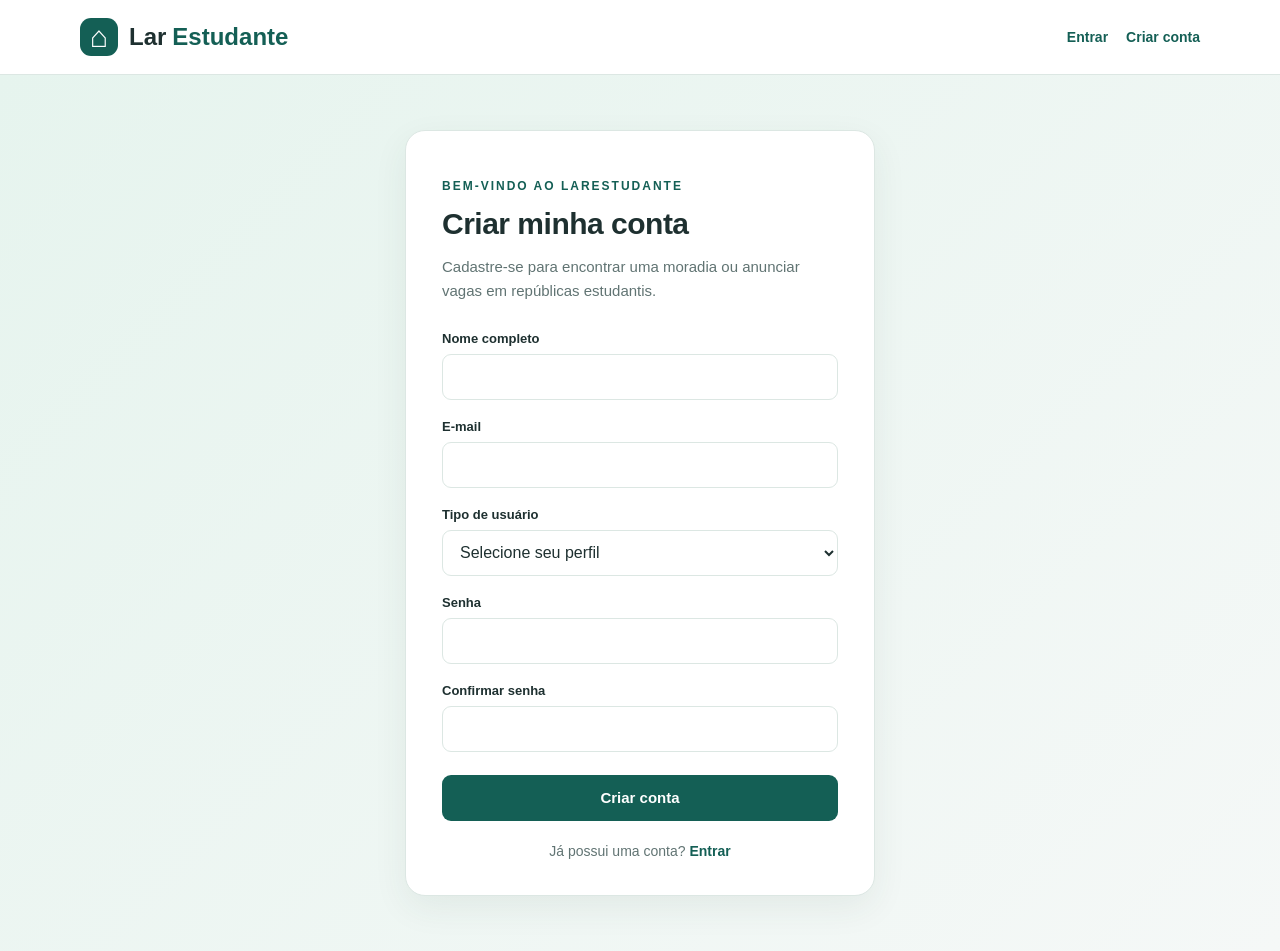
<file: frontend/cadastro.html>
<!DOCTYPE html>
<html lang="pt-BR">
<head>
    <meta charset="UTF-8">
    <meta name="viewport" content="width=device-width, initial-scale=1.0">

    <title>Criar Conta — LarEstudante</title>

    <link rel="stylesheet" href="./css/style.css?v=2">

    <script type="module" src="./js/cadastro.js"></script>
    <script type="module" src="./js/navegacao.js"></script>
</head>
<body>
    <header class="cabecalho">
        <div class="container barra-superior">
            <a class="marca" href="./">
                <span class="marca-icone">⌂</span>
                Lar<span>Estudante</span>
            </a>

            <nav id="menu-usuario" class="menu-usuario"
                 aria-label="Navegação principal">
            </nav>
        </div>
    </header>

    <main class="area-autenticacao">
        <section class="painel-autenticacao">
            <p class="etiqueta">BEM-VINDO AO LARESTUDANTE</p>

            <h1>Criar minha conta</h1>

            <p class="texto-apoio">
                Cadastre-se para encontrar uma moradia ou
                anunciar vagas em repúblicas estudantis.
            </p>

            <form id="form-cadastro" class="form-autenticacao">
                <div class="campo">
                    <label for="nome">Nome completo</label>
                    <input
                        type="text"
                        id="nome"
                        name="nome"
                        maxlength="120"
                        autocomplete="name"
                        required
                    >
                </div>

                <div class="campo">
                    <label for="email">E-mail</label>
                    <input
                        type="email"
                        id="email"
                        name="email"
                        maxlength="255"
                        autocomplete="email"
                        required
                    >
                </div>

                <div class="campo">
                    <label for="tipo">Tipo de usuário</label>
                    <select id="tipo" name="tipo" required>
                        <option value="">Selecione seu perfil</option>
                        <option value="estudante">Estudante</option>
                        <option value="locador">Locador</option>
                    </select>
                </div>

                <div class="campo">
                    <label for="senha">Senha</label>
                    <input
                        type="password"
                        id="senha"
                        name="senha"
                        minlength="8"
                        autocomplete="new-password"
                        required
                    >
                </div>

                <div class="campo">
                    <label for="confirmar-senha">Confirmar senha</label>
                    <input
                        type="password"
                        id="confirmar-senha"
                        name="confirmar_senha"
                        minlength="8"
                        autocomplete="new-password"
                        required
                    >
                </div>

                <button type="submit" class="botao-primario">
                    Criar conta
                </button>
            </form>

            <p id="mensagem-cadastro"
               class="mensagem-form"
               role="status"
               aria-live="polite"></p>

            <p class="texto-rodape-form">
                Já possui uma conta?
                <a href="./login.html">Entrar</a>
            </p>
        </section>
    </main>
</body>
</html>
</file>
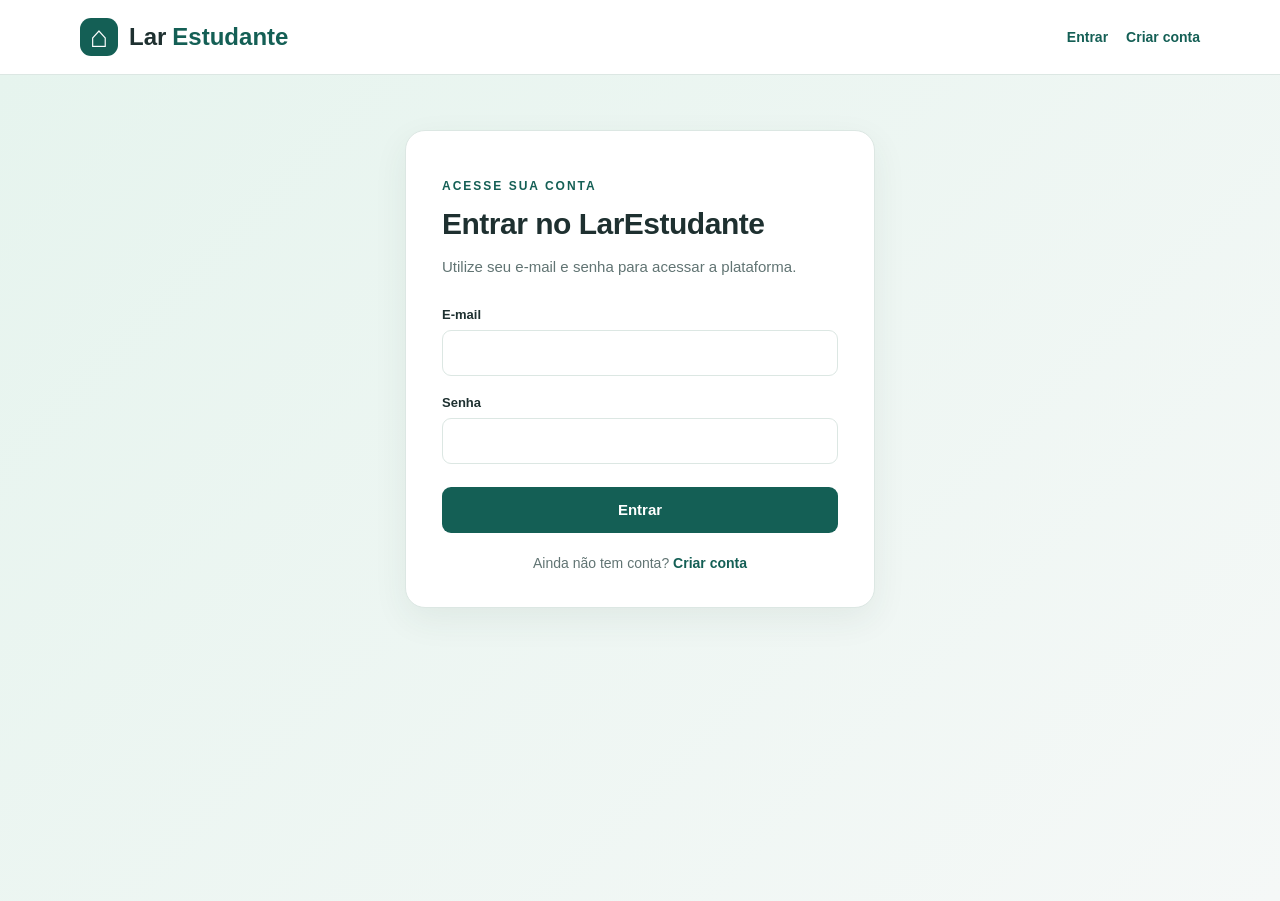
<file: frontend/login.html>
<!DOCTYPE html>
<html lang="pt-BR">
<head>
    <meta charset="UTF-8">
    <meta name="viewport" content="width=device-width, initial-scale=1.0">

    <title>Entrar — LarEstudante</title>

    <link rel="stylesheet" href="./css/style.css?v=2">

    <script type="module" src="./js/login.js"></script>
    <script type="module" src="./js/navegacao.js"></script>
</head>
<body>
    <header class="cabecalho">
        <div class="container barra-superior">
            <a class="marca" href="./">
                <span class="marca-icone">⌂</span>
                Lar<span>Estudante</span>
            </a>

            <nav id="menu-usuario" class="menu-usuario"
                 aria-label="Navegação principal">
            </nav>
        </div>
    </header>

    <main class="area-autenticacao">
        <section class="painel-autenticacao">
            <p class="etiqueta">ACESSE SUA CONTA</p>

            <h1>Entrar no LarEstudante</h1>

            <p class="texto-apoio">
                Utilize seu e-mail e senha para acessar
                a plataforma.
            </p>

            <form id="form-login" class="form-autenticacao">
                <div class="campo">
                    <label for="email">E-mail</label>
                    <input
                        type="email"
                        id="email"
                        name="email"
                        autocomplete="username"
                        required
                    >
                </div>

                <div class="campo">
                    <label for="senha">Senha</label>
                    <input
                        type="password"
                        id="senha"
                        name="senha"
                        autocomplete="current-password"
                        required
                    >
                </div>

                <button type="submit" class="botao-primario">
                    Entrar
                </button>
            </form>

            <p id="mensagem-login"
               class="mensagem-form"
               role="status"
               aria-live="polite"></p>

            <p id="link-sucesso-login"
               class="texto-rodape-form"
               hidden>
                <a href="./">Ir para a página inicial</a>
            </p>

            <p class="texto-rodape-form">
                Ainda não tem conta?
                <a href="./cadastro.html">Criar conta</a>
            </p>
        </section>
    </main>
</body>
</html>
</file>
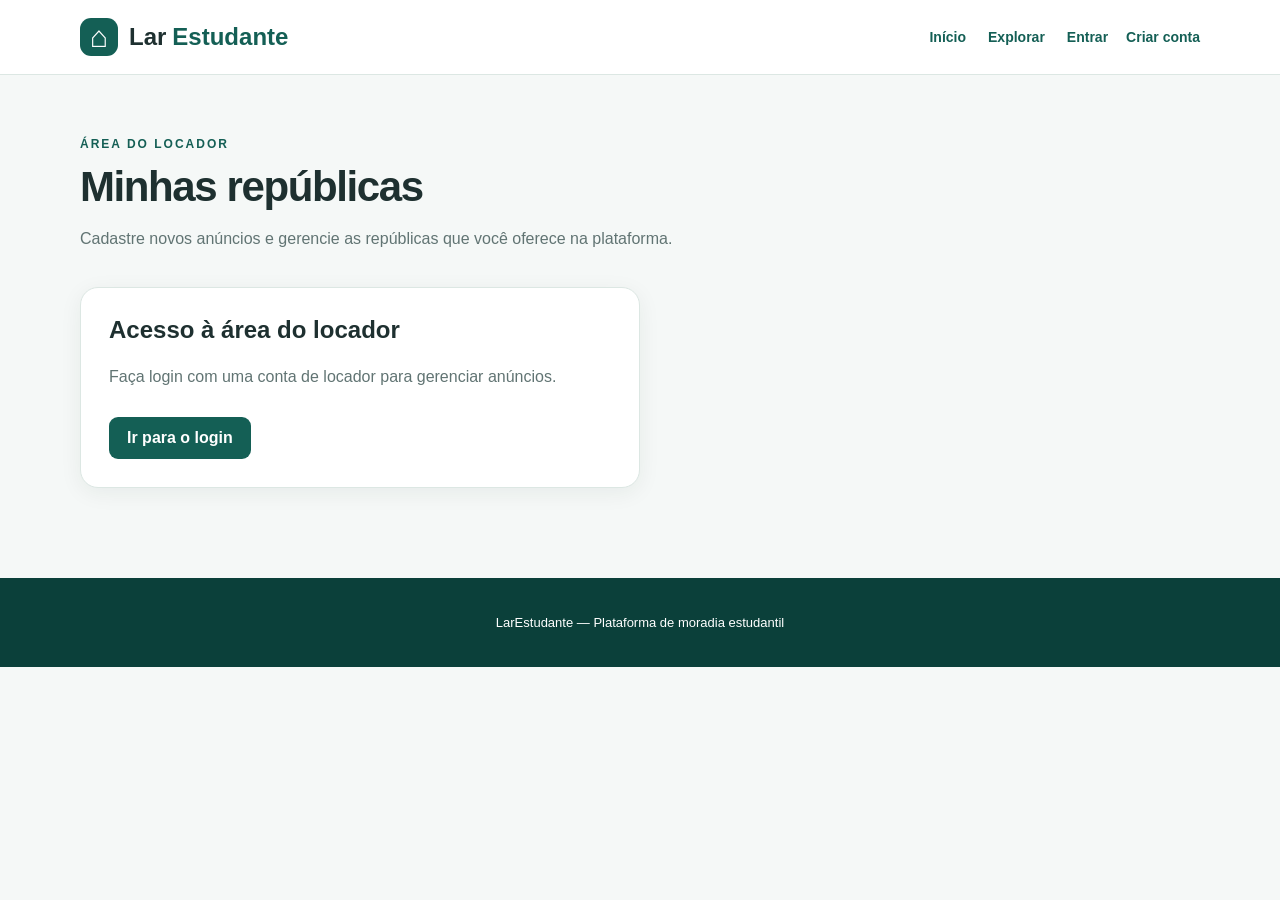
<file: frontend/minhas-republicas.html>
<!DOCTYPE html>
<html lang="pt-BR">
<head>
    <meta charset="UTF-8">
    <meta name="viewport" content="width=device-width, initial-scale=1.0">

    <title>Minhas Repúblicas — LarEstudante</title>

    <link rel="stylesheet" href="./css/style.css?v=4">

    <script type="module" src="./js/minhas-republicas.js"></script>
    <script type="module" src="./js/navegacao.js"></script>
</head>
<body>
    <header class="cabecalho">
        <div class="container barra-superior">
            <a class="marca" href="./">
                <span class="marca-icone">⌂</span>
                Lar<span>Estudante</span>
            </a>

            <div class="acoes-topo">
                <a class="link-inicio" href="./">Início</a>

                <a class="link-inicio" href="./explorar.html">
                    Explorar
                </a>

                <nav
                    id="menu-usuario"
                    class="menu-usuario"
                    aria-label="Navegação principal">
                </nav>
            </div>
        </div>
    </header>

    <main class="container gestao-pagina">
        <section class="gestao-apresentacao">
            <p class="etiqueta">ÁREA DO LOCADOR</p>

            <h1>Minhas repúblicas</h1>

            <p>
                Cadastre novos anúncios e gerencie as
                repúblicas que você oferece na plataforma.
            </p>
        </section>

        <section id="aviso-acesso" class="gestao-aviso" hidden>
            <h2>Acesso à área do locador</h2>

            <p id="texto-acesso" role="status"></p>

            <a class="gestao-link-login" href="./login.html">
                Ir para o login
            </a>
        </section>

        <div id="conteudo-gestao" class="gestao-layout" hidden>
            <section class="gestao-painel">
                <div class="gestao-cabecalho-form">
                    <p class="etiqueta">GERENCIAMENTO</p>

                    <h2 id="titulo-formulario">
                        Cadastrar república
                    </h2>

                    <p>
                        Preencha as informações do anúncio.
                    </p>
                </div>

                <form id="form-republica" class="form-gestao">
                    <div class="campo">
                        <label for="titulo">Título</label>

                        <input
                            type="text"
                            id="titulo"
                            name="titulo"
                            placeholder="Ex.: República Universitária Picos"
                            required>
                    </div>

                    <div class="campo">
                        <label for="descricao">Descrição</label>

                        <textarea
                            id="descricao"
                            name="descricao"
                            rows="4"
                            placeholder="Descreva a moradia e suas características"
                            required></textarea>
                    </div>

                    <div class="campo">
                        <label for="preco">Preço (R$)</label>

                        <input
                            type="number"
                            id="preco"
                            name="preco"
                            min="0.01"
                            step="0.01"
                            placeholder="Ex.: 650.00"
                            required>
                    </div>

                    <div class="campo">
                        <label for="localizacao">Localização</label>

                        <input
                            type="text"
                            id="localizacao"
                            name="localizacao"
                            placeholder="Ex.: Picos - PI"
                            required>
                    </div>

                    <div class="campo">
                        <label for="genero_republica">
                            Gênero da república
                        </label>

                        <input
                            type="text"
                            id="genero_republica"
                            name="genero_republica"
                            placeholder="Ex.: mista"
                            required>
                    </div>

                    <div class="campo">
                        <label for="numero_moradores">
                            Número de moradores
                        </label>

                        <input
                            type="number"
                            id="numero_moradores"
                            name="numero_moradores"
                            min="0"
                            step="1"
                            placeholder="Ex.: 3"
                            required>
                    </div>

                    <div class="campo">
                        <label for="vagas_disponiveis">
                            Vagas disponíveis
                        </label>

                        <input
                            type="number"
                            id="vagas_disponiveis"
                            name="vagas_disponiveis"
                            min="0"
                            step="1"
                            placeholder="Ex.: 2"
                            required>
                    </div>

                    <div class="campo">
                        <label for="comodidades">
                            Comodidades
                        </label>

                        <input
                            type="text"
                            id="comodidades"
                            name="comodidades"
                            placeholder="Ex.: wi-fi, lavanderia, garagem">

                        <small class="ajuda-campo">
                            Separe as comodidades por vírgulas.
                        </small>
                    </div>

                    <button
                        type="submit"
                        id="botao-salvar"
                        class="botao-primario">
                        Cadastrar república
                    </button>

                    <button
                        type="button"
                        id="botao-cancelar"
                        class="botao-secundario"
                        hidden>
                        Cancelar edição
                    </button>
                </form>

                <p
                    id="mensagem-formulario"
                    class="gestao-mensagem"
                    role="status"
                    aria-live="polite">
                </p>
            </section>

            <section class="gestao-resultados">
                <div class="gestao-cabecalho-lista">
                    <div>
                        <p class="etiqueta">MEUS ANÚNCIOS</p>
                        <h2>Repúblicas cadastradas</h2>
                    </div>

                    <button
                        type="button"
                        id="botao-atualizar"
                        class="botao-secundario">
                        Atualizar lista
                    </button>
                </div>

                <p
                    id="estado-lista"
                    class="gestao-mensagem"
                    role="status"
                    aria-live="polite">
                    Carregando seus anúncios...
                </p>

                <div
                    id="lista-minhas-republicas"
                    class="gestao-lista">
                </div>
            </section>
        </div>
    </main>

    <footer class="rodape">
        <div class="container">
            <p>
                LarEstudante — Plataforma de moradia estudantil
            </p>
        </div>
    </footer>
</body>
</html>
</file>
<file: frontend/css/style.css>
:root {
    --primaria: #145f55;
    --primaria-escura: #0b403a;
    --fundo: #f5f8f7;
    --texto: #1e3030;
    --secundario: #617473;
    --borda: #dce7e3;
    --branco: #ffffff;
}

* {
    box-sizing: border-box;
}

body {
    margin: 0;
    font-family: Arial, Helvetica, sans-serif;
    color: var(--texto);
    background: var(--fundo);
}

.container {
    width: min(1120px, 92%);
    margin: 0 auto;
}

.cabecalho {
    background: var(--branco);
    border-bottom: 1px solid var(--borda);
}

.barra-superior {
    min-height: 74px;
    display: flex;
    align-items: center;
    justify-content: space-between;
    gap: 16px;
}

.marca {
    display: flex;
    align-items: center;
    gap: 6px;
    color: var(--texto);
    text-decoration: none;
    font-size: 24px;
    font-weight: 800;
}

.marca span:last-child {
    color: var(--primaria);
}

.marca-icone {
    display: inline-grid;
    place-items: center;
    width: 38px;
    height: 38px;
    margin-right: 5px;
    border-radius: 11px;
    background: var(--primaria);
    color: white;
    font-size: 30px;
}

.descricao-topo {
    color: var(--secundario);
    font-size: 14px;
}

.destaque {
    padding: 74px 0 82px;
    background: linear-gradient(
        130deg,
        #e6f4ee 0%,
        #eef8f5 55%,
        #f5f8f7 100%
    );
}

.destaque-conteudo {
    max-width: 860px;
}

.etiqueta {
    font-size: 12px;
    font-weight: 800;
    letter-spacing: 2px;
    color: var(--primaria);
}

h1 {
    max-width: 740px;
    margin: 14px 0 20px;
    font-size: clamp(32px, 5vw, 54px);
    line-height: 1.12;
    letter-spacing: -1.4px;
}

.subtitulo {
    max-width: 620px;
    color: var(--secundario);
    font-size: 18px;
    line-height: 1.7;
}

.form-busca {
    display: flex;
    align-items: end;
    gap: 14px;
    padding: 18px;
    margin-top: 32px;
    background: var(--branco);
    border: 1px solid var(--borda);
    border-radius: 18px;
    box-shadow: 0 10px 35px #244d3c10;
}

.campo {
    flex: 1;
    min-width: 0;
}

.campo label {
    display: block;
    margin-bottom: 8px;
    font-size: 13px;
    font-weight: 700;
}

.campo input {
    width: 100%;
    height: 46px;
    padding: 0 13px;
    border: 1px solid var(--borda);
    border-radius: 9px;
    background: white;
    color: var(--texto);
    font: inherit;
}

.campo input:focus {
    outline: 2px solid var(--primaria);
    outline-offset: 1px;
}

.botao-primario {
    height: 46px;
    padding: 0 22px;
    border: 0;
    border-radius: 9px;
    background: var(--primaria);
    color: white;
    font-weight: 700;
    cursor: pointer;
}

.botao-primario:hover {
    background: var(--primaria-escura);
}

.secao-resultados {
    padding-top: 60px;
    padding-bottom: 90px;
    min-height: 360px;
}

.titulo-secao h2 {
    margin: 10px 0;
    font-size: 30px;
}

.titulo-secao p:last-child {
    color: var(--secundario);
}

.mensagem {
    color: var(--secundario);
    margin: 25px 0;
}

.grade-republicas {
    display: grid;
    grid-template-columns: repeat(3, minmax(0, 1fr));
    gap: 22px;
}

.cartao {
    min-width: 0;
    background: var(--branco);
    border: 1px solid var(--borda);
    border-radius: 15px;
    padding: 23px;
    box-shadow: 0 4px 18px #122d2410;
}

.cartao h3 {
    margin: 12px 0;
    font-size: 20px;
    overflow-wrap: anywhere;
}

.cartao p {
    color: var(--secundario);
    line-height: 1.5;
}

.cartao .preco {
    font-size: 22px;
    font-weight: 800;
    color: var(--primaria);
}

.cartao .indicador {
    font-size: 12px;
    font-weight: 700;
    color: var(--primaria);
}

.cartao .comodidades {
    padding-top: 12px;
    border-top: 1px solid var(--borda);
    font-size: 13px;
    overflow-wrap: anywhere;
}

.rodape {
    padding: 24px 0;
    background: var(--primaria-escura);
    color: white;
    text-align: center;
    font-size: 13px;
}

@media (max-width: 850px) {
    .grade-republicas {
        grid-template-columns: repeat(2, minmax(0, 1fr));
    }

    .form-busca {
        flex-wrap: wrap;
    }
}

@media (max-width: 580px) {
    .descricao-topo {
        display: none;
    }

    .destaque {
        padding: 50px 0;
    }

    .form-busca {
        flex-direction: column;
        align-items: stretch;
    }

    .campo {
        width: 100%;
    }

    .grade-republicas {
        grid-template-columns: 1fr;
    }

    .secao-resultados {
        padding: 42px 0;
    }
}

/* Navegação */

.menu-usuario {
    display: flex;
    align-items: center;
    gap: 18px;
}

.menu-usuario a {
    color: var(--primaria);
    font-size: 14px;
    font-weight: 700;
    text-decoration: none;
}

.menu-usuario a:hover {
    text-decoration: underline;
}

.menu-usuario button {
    padding: 9px 15px;
    border: 1px solid var(--borda);
    border-radius: 9px;
    background: white;
    color: var(--primaria);
    font-weight: 700;
    cursor: pointer;
}

.estado-sessao {
    color: var(--secundario);
    font-size: 13px;
}

/* Páginas de autenticação */

.area-autenticacao {
    display: flex;
    justify-content: center;
    align-items: flex-start;
    min-height: calc(100vh - 74px);
    padding: 55px 20px;
    background: linear-gradient(
        135deg,
        #e6f4ee,
        #f5f8f7
    );
}

.painel-autenticacao {
    width: 100%;
    max-width: 470px;
    padding: 36px;
    background: white;
    border: 1px solid var(--borda);
    border-radius: 20px;
    box-shadow: 0 12px 35px #244d3c12;
}

.painel-autenticacao h1 {
    margin: 12px 0;
    font-size: 30px;
    line-height: 1.25;
    letter-spacing: -0.5px;
}

.texto-apoio {
    margin: 0 0 28px;
    color: var(--secundario);
    font-size: 15px;
    line-height: 1.6;
}

/* Formulários */

.form-autenticacao {
    display: flex;
    flex-direction: column;
    gap: 19px;
}

.form-autenticacao .campo {
    width: 100%;
}

.form-autenticacao input,
.form-autenticacao select {
    width: 100%;
    height: 46px;
    padding: 0 13px;
    border: 1px solid var(--borda);
    border-radius: 9px;
    background: white;
    color: var(--texto);
    font: inherit;
}

.form-autenticacao input:focus,
.form-autenticacao select:focus {
    outline: 2px solid var(--primaria);
    outline-offset: 1px;
}

.form-autenticacao .botao-primario {
    width: 100%;
    margin-top: 4px;
    font-size: 15px;
}

.form-autenticacao button:disabled {
    opacity: 0.65;
    cursor: wait;
}

/* Mensagens */

.mensagem-form {
    margin: 16px 0 0;
    font-size: 14px;
    line-height: 1.5;
}

.mensagem-form:empty {
    display: none;
}

.mensagem-form.erro {
    color: #a52626;
}

.mensagem-form.sucesso {
    color: var(--primaria);
    font-weight: 700;
}

.texto-rodape-form {
    margin: 22px 0 0;
    text-align: center;
    color: var(--secundario);
    font-size: 14px;
}

.texto-rodape-form a {
    color: var(--primaria);
    font-weight: 700;
    text-decoration: none;
}

.texto-rodape-form a:hover {
    text-decoration: underline;
}

[hidden] {
    display: none !important;
}

/* Responsividade */

@media (max-width: 580px) {
    .area-autenticacao {
        padding: 28px 15px;
    }

    .painel-autenticacao {
        padding: 25px 20px;
    }

    .painel-autenticacao h1 {
        font-size: 26px;
    }

    .menu-usuario {
        gap: 10px;
    }

    .menu-usuario a,
    .menu-usuario button {
        font-size: 12px;
    }

    .estado-sessao {
        display: none;
    }
}

.acoes-topo {
    display: flex;
    align-items: center;
    gap: 22px;
}


/* Página Explorar Repúblicas */

.link-inicio {
    color: var(--primaria);
    font-size: 14px;
    font-weight: 700;
    text-decoration: none;
}

.link-inicio:hover {
    text-decoration: underline;
}

.explorar-pagina {
    padding-top: 55px;
    padding-bottom: 90px;
}

.explorar-apresentacao {
    margin-bottom: 35px;
}

.explorar-apresentacao h1 {
    font-size: clamp(30px, 4vw, 42px);
    margin: 12px 0 15px;
}

.explorar-apresentacao > p:last-child {
    max-width: 660px;
    color: var(--secundario);
    font-size: 16px;
    line-height: 1.6;
}

.explorar-layout {
    display: grid;
    grid-template-columns: 290px minmax(0, 1fr);
    align-items: start;
    gap: 28px;
}

.explorar-painel {
    padding: 25px;
    background: white;
    border: 1px solid var(--borda);
    border-radius: 18px;
    box-shadow: 0 5px 22px #122d2410;
}

.explorar-painel h2 {
    font-size: 21px;
    margin: 0 0 25px;
}

.form-filtros {
    display: flex;
    flex-direction: column;
    gap: 19px;
}

.form-filtros .campo {
    width: 100%;
}

.form-filtros input {
    width: 100%;
    height: 44px;
    padding: 0 12px;
    border: 1px solid var(--borda);
    border-radius: 9px;
    color: var(--texto);
    font: inherit;
}

.form-filtros input:focus {
    outline: 2px solid var(--primaria);
    outline-offset: 1px;
}

.ajuda-campo {
    display: block;
    margin-top: 7px;
    color: var(--secundario);
    font-size: 12px;
    line-height: 1.5;
}

.form-filtros button {
    width: 100%;
}

.botao-secundario {
    height: 46px;
    border: 1px solid var(--borda);
    border-radius: 9px;
    background: white;
    color: var(--primaria);
    font-weight: 700;
    cursor: pointer;
}

.botao-secundario:hover {
    background: var(--fundo);
}

.explorar-resultados {
    min-width: 0;
}

.cabecalho-resultados {
    margin-bottom: 20px;
}

.cabecalho-resultados h2 {
    margin: 8px 0;
    font-size: 28px;
}

.explorar-resultados .grade-republicas {
    grid-template-columns: repeat(
        auto-fit,
        minmax(min(100%, 240px), 1fr)
    );
}

@media (max-width: 850px) {
    .explorar-layout {
        grid-template-columns: 1fr;
    }

    .explorar-painel {
        width: 100%;
    }
}

@media (max-width: 580px) {
    .explorar-pagina {
        padding-top: 35px;
        padding-bottom: 55px;
    }

    .explorar-painel {
        padding: 20px;
    }

    .explorar-apresentacao {
        margin-bottom: 25px;
    }

    .cabecalho-resultados h2 {
        font-size: 24px;
    }
}

.atalho-explorar {
    display: inline-block;
    margin-top: 18px;
    color: var(--primaria);
    font-size: 14px;
    font-weight: 700;
    text-decoration: underline;
    text-underline-offset: 4px;
}

.atalho-explorar:hover {
    color: var(--primaria-escura);
}

.atalho-explorar:focus-visible {
    outline: 2px solid var(--primaria);
    outline-offset: 4px;
    border-radius: 3px;
}


/* Passo 14.4 - Gerenciamento de Repúblicas */

.gestao-pagina [hidden] {
    display: none !important;
}

.gestao-pagina {
    padding-top: 50px;
    padding-bottom: 90px;
}

.gestao-apresentacao {
    margin-bottom: 35px;
}

.gestao-apresentacao h1 {
    margin: 12px 0 15px;
    font-size: clamp(30px, 4vw, 42px);
}

.gestao-apresentacao > p:last-child {
    max-width: 650px;
    color: var(--secundario);
    line-height: 1.6;
}

.gestao-layout {
    display: grid;
    grid-template-columns: minmax(290px, 360px) minmax(0, 1fr);
    gap: 28px;
    align-items: start;
}

.gestao-painel,
.gestao-aviso {
    background: white;
    padding: 28px;
    border: 1px solid var(--borda);
    border-radius: 18px;
    box-shadow: 0 5px 22px #122d2410;
}

.gestao-cabecalho-form {
    margin-bottom: 25px;
}

.gestao-cabecalho-form h2 {
    margin: 10px 0;
    font-size: 23px;
}

.gestao-cabecalho-form > p:last-child {
    color: var(--secundario);
    line-height: 1.5;
    font-size: 14px;
}

.form-gestao {
    display: flex;
    flex-direction: column;
    gap: 18px;
}

.form-gestao .campo {
    width: 100%;
}

.form-gestao input,
.form-gestao textarea {
    display: block;
    width: 100%;
    padding: 12px;
    border: 1px solid var(--borda);
    border-radius: 9px;
    color: var(--texto);
    font: inherit;
    background: white;
}

.form-gestao input {
    height: 46px;
}

.form-gestao textarea {
    min-height: 110px;
    resize: vertical;
}

.form-gestao input:focus,
.form-gestao textarea:focus {
    outline: 2px solid var(--primaria);
    outline-offset: 1px;
}

.form-gestao button {
    width: 100%;
}

.gestao-mensagem {
    color: var(--secundario);
    font-size: 14px;
    line-height: 1.6;
}

.gestao-painel > .gestao-mensagem {
    margin-top: 18px;
}

.gestao-resultados {
    min-width: 0;
}

.gestao-cabecalho-lista {
    display: flex;
    justify-content: space-between;
    align-items: center;
    flex-wrap: wrap;
    gap: 15px;
    margin-bottom: 15px;
}

.gestao-cabecalho-lista h2 {
    margin: 8px 0;
    font-size: 27px;
}

.gestao-cabecalho-lista .botao-secundario {
    padding: 11px 17px;
    height: auto;
    white-space: nowrap;
}

.gestao-lista {
    display: grid;
    grid-template-columns: repeat(
        auto-fit,
        minmax(min(100%, 280px), 1fr)
    );
    gap: 20px;
}

.gestao-cartao {
    min-width: 0;
    background: white;
    padding: 25px;
    border: 1px solid var(--borda);
    border-radius: 16px;
    box-shadow: 0 5px 22px #122d2410;
}

.gestao-indicador {
    color: var(--primaria);
    font-size: 12px;
    font-weight: 700;
}

.gestao-cartao h3 {
    margin: 13px 0 15px;
    font-size: 21px;
    line-height: 1.4;
}

.gestao-preco {
    color: var(--primaria);
    font-size: 23px;
    font-weight: 700;
    margin: 15px 0;
}

.gestao-detalhe {
    color: var(--secundario);
    font-size: 14px;
    line-height: 1.6;
    overflow-wrap: anywhere;
}

.gestao-acoes {
    display: flex;
    gap: 12px;
    margin-top: 22px;
    padding-top: 18px;
    border-top: 1px solid var(--borda);
}

.gestao-acoes button {
    flex: 1;
    padding: 12px;
    border-radius: 9px;
    font: inherit;
    font-weight: 700;
    cursor: pointer;
}

.gestao-botao-editar {
    color: var(--primaria);
    background: white;
    border: 1px solid var(--primaria);
}

.gestao-botao-editar:hover {
    background: #edf7f2;
}

.gestao-botao-excluir {
    color: #a32626;
    background: white;
    border: 1px solid #d8a0a0;
}

.gestao-botao-excluir:hover {
    background: #fff0f0;
}

.gestao-aviso {
    max-width: 560px;
}

.gestao-aviso h2 {
    margin-top: 0;
}

.gestao-aviso p {
    color: var(--secundario);
    line-height: 1.6;
}

.gestao-link-login {
    display: inline-block;
    margin-top: 12px;
    padding: 12px 18px;
    background: var(--primaria);
    color: white;
    text-decoration: none;
    font-weight: 700;
    border-radius: 9px;
}

.gestao-link-login:hover {
    background: var(--primaria-escura);
}

.gestao-pagina button:disabled {
    cursor: not-allowed;
    opacity: 0.6;
}

@media (max-width: 900px) {
    .gestao-layout {
        grid-template-columns: 1fr;
    }

    .gestao-painel {
        max-width: 650px;
    }
}

@media (max-width: 580px) {
    .gestao-pagina {
        padding-top: 35px;
        padding-bottom: 55px;
    }

    .gestao-painel,
    .gestao-aviso {
        padding: 20px;
    }

    .gestao-cabecalho-lista {
        align-items: flex-start;
        flex-direction: column;
    }

    .gestao-cabecalho-lista h2 {
        font-size: 24px;
    }
}
</file>
